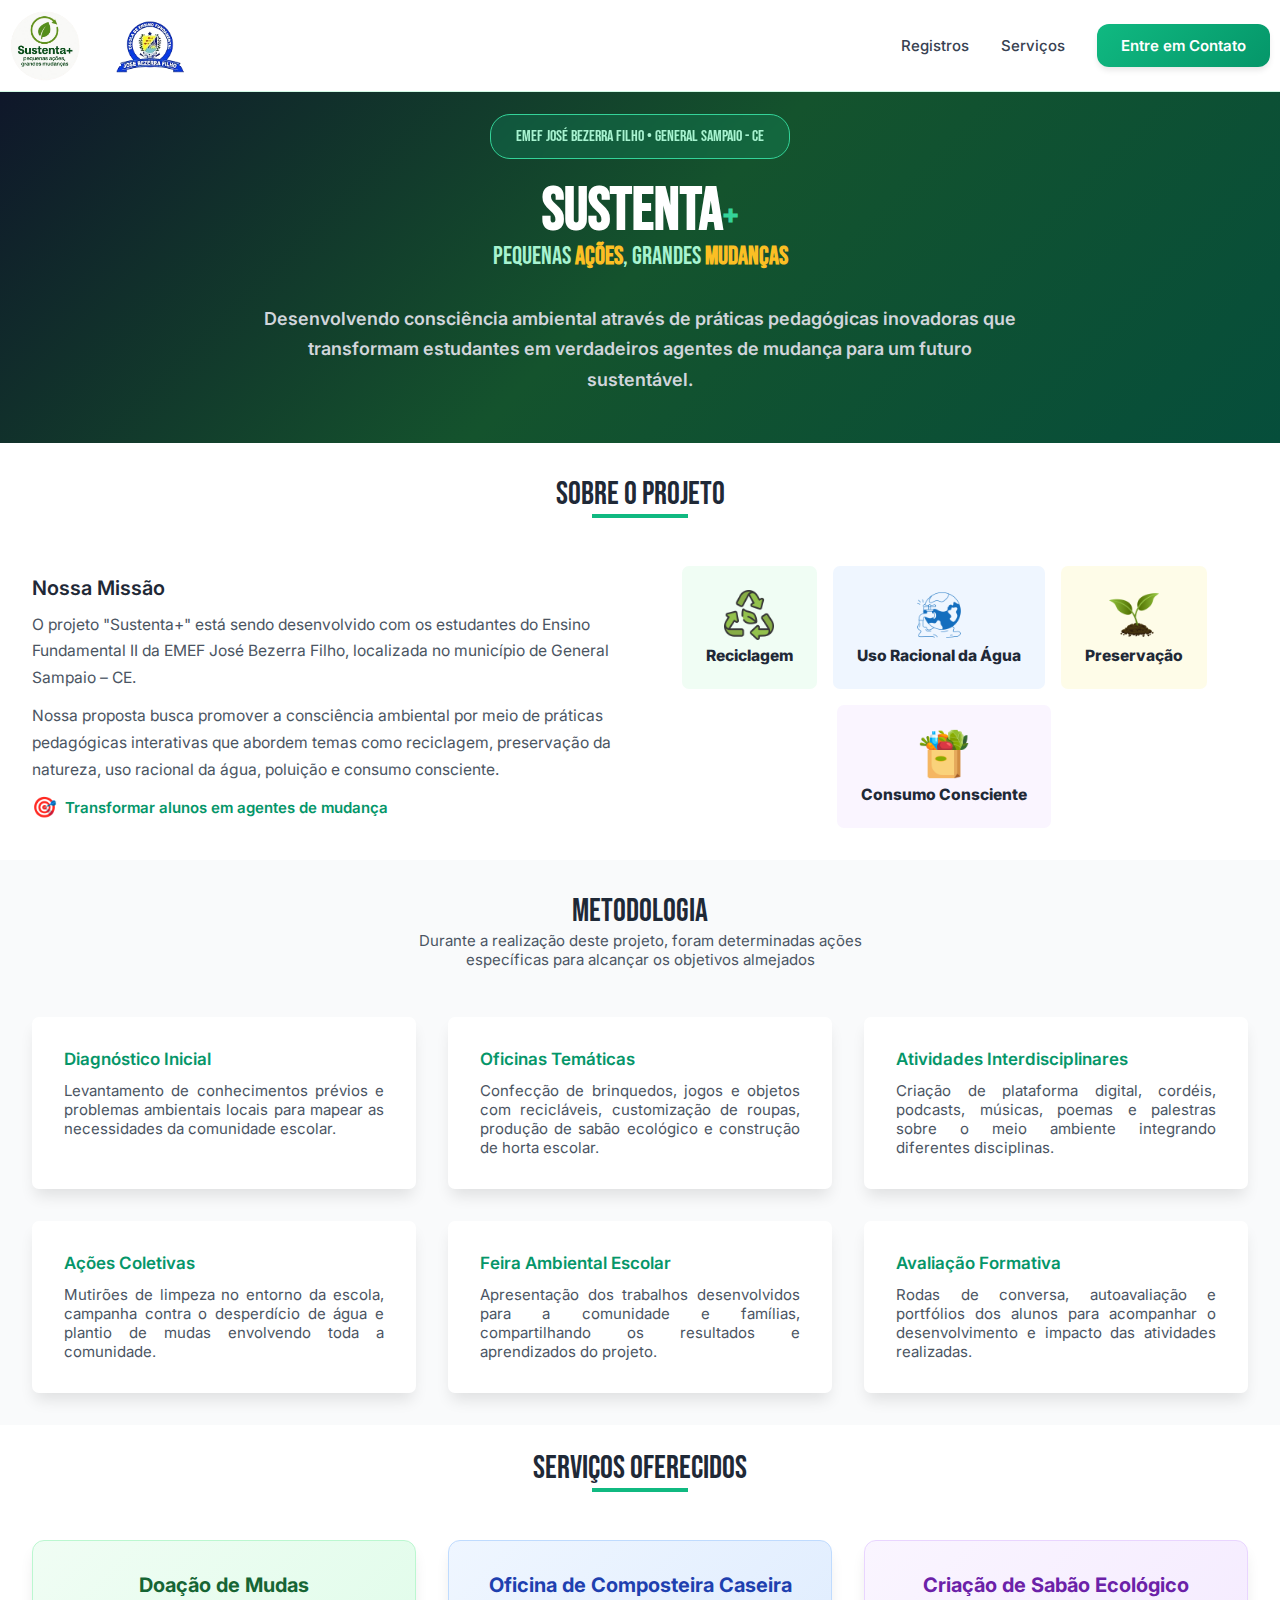
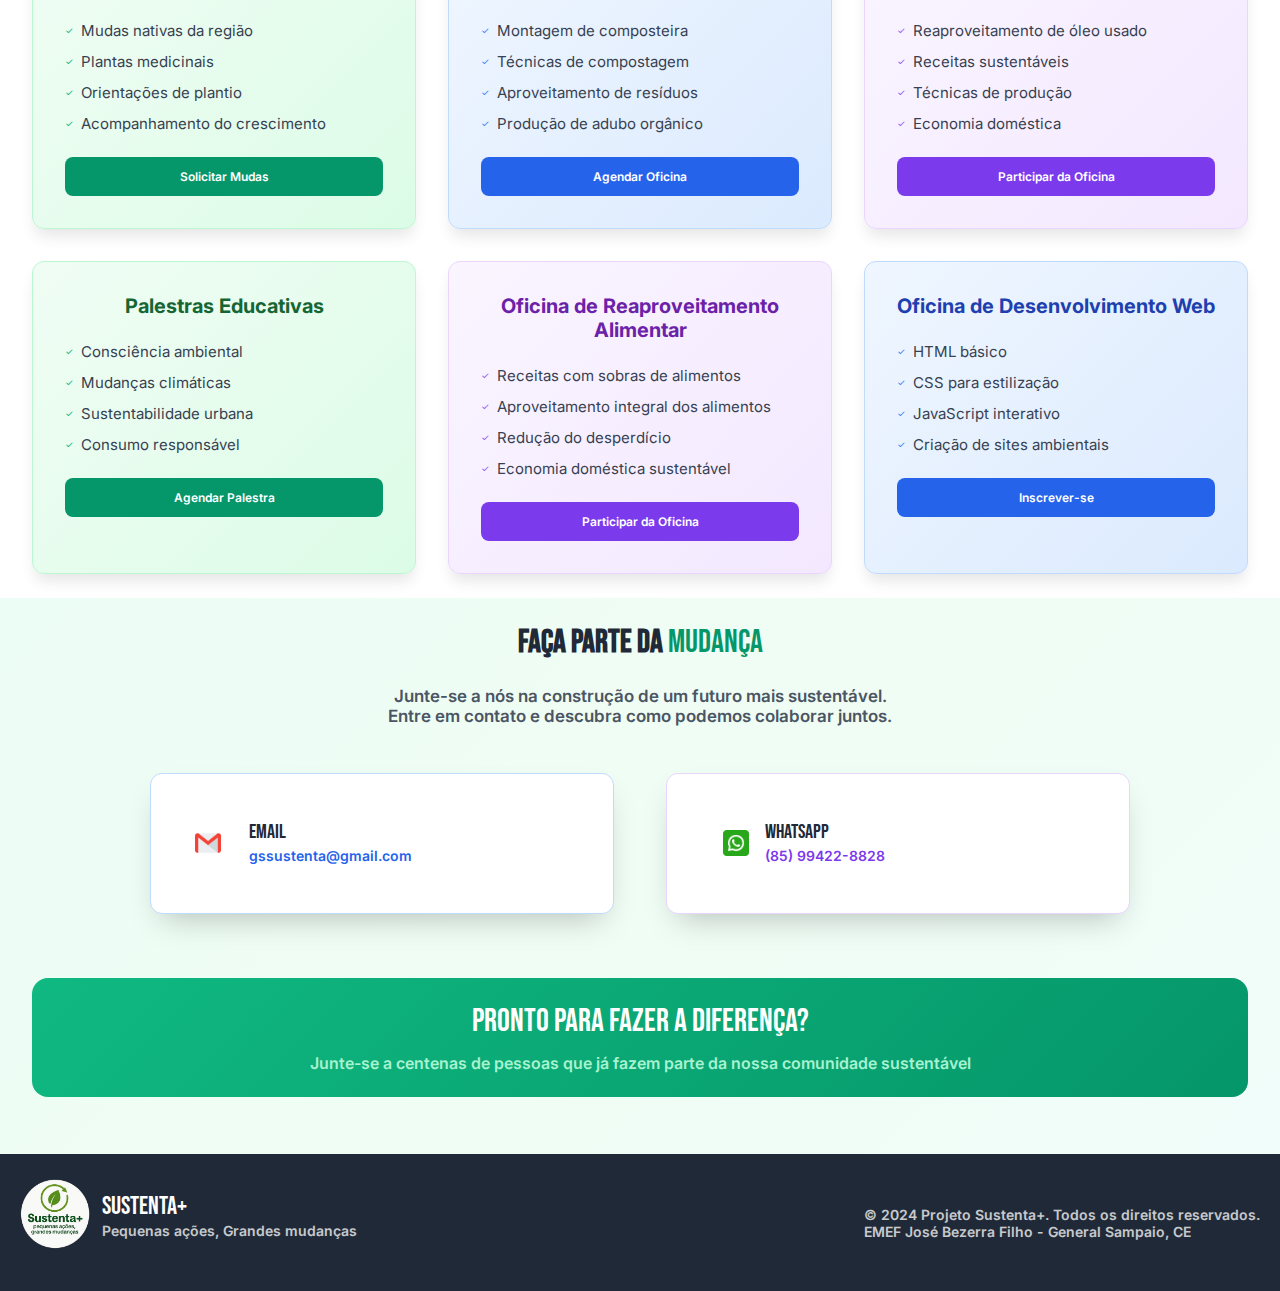
<file: index.html>
<!DOCTYPE html>
<html lang="pt-BR">
<head>
    <meta charset="UTF-8">
    <meta name="viewport" content="width=device-width, initial-scale=1.0">
    <title>Sustenta+ | Pequenas ações, Grandes mudanças</title>
    <link rel="stylesheet" href="assets/css/global.css">
    <link rel="stylesheet" href="assets/css/index.css">
    <link rel="stylesheet" href="assets/css/responsive/globalResponsive.css">
    <meta name="description" content="Site de vendas, trocas e doações de intens no municipio de General Sampaio. Com Foco em itens Reutilizaveis">
    <link rel="icon" href="assets/images/favicon/favicon.ico">
    <link href="https://fonts.googleapis.com/css2?family=Inter:wght@300;400;500;600;700&display=swap" rel="stylesheet">
</head>
<body>
  <header>
     <nav class="nav">
                <div class="logo-section">
                    <div class="logo-icon">
                        <img src="assets/images/logos/logoSustenta.png" alt="">
                        <img src="assets/images/logos/jose_bezerra_logo_transparent.png " alt="">
                    </div>

                    <!-- Espaço reservado para três logos do projeto -->
                </div>
                <div class="nav-links">
                    <a href="registros.html" class="nav-link">Registros</a>
                    <a href="#servicos" class="nav-link">Serviços</a>
                    
                    <a href="#contato" class="nav-contact-btn">Entre em Contato</a>
                </div>
                <!-- Menu mobile -->
                <div class="mobile-menu-btn">
                    <button id="menuToggle" class="menu-toggle">
                        <svg width="24" height="24" fill="none" stroke="currentColor" viewBox="0 0 24 24">
                            <path stroke-linecap="round" stroke-linejoin="round" stroke-width="2" d="M4 6h16M4 12h16M4 18h16"></path>
                        </svg>
                    </button>
                </div>
            </nav>
            
            <!-- Menu mobile expandido -->
            <div id="mobileMenu" class="mobile-menu">
                <div class="mobile-menu-content">
                    <a href="registros.html" class="mobile-nav-link">Registros

                    </a>
                    <a href="#servicos" class="mobile-nav-link">Serviços</a>
                    
                    <a href="#contato" class="mobile-contact-btn">Entre em Contato</a>
                </div>
            </div>
  </header>
 <main>
    <!-- Hero Section -->
    <section class="hero">
        <div class="hero-content">
            <div class="hero-center">
                <!-- Badge superior -->
                <div class="hero-badge">
                    <span class="badge-text">EMEF José Bezerra Filho • General Sampaio - CE</span>
                </div>
                
                <!-- Título principal -->
                <div class="hero-title-section">
                    <h1 class="hero-main-title">
                        SUSTENTA<span class="title-plus">+</span>
                    </h1>
                    <div class="hero-subtitle">
                        Pequenas <span class="highlight-word">Ações</span>, 
                        Grandes <span class="highlight-word">Mudanças</span>
                    </div>
                </div>
                
                <!-- Descrição -->
                <p class="hero-description">
                    Desenvolvendo consciência ambiental através de práticas pedagógicas inovadoras 
                    que transformam estudantes em verdadeiros agentes de mudança para um futuro sustentável.
                </p>
            </div>
    </section>
    <section id="sobre" class="about">
        <div class="containerAbout">
            <div class="section-header">
                <h3 class="section-title">Sobre o Projeto</h3>
                <div class="section-divider"></div>
            </div>
            
            <div class="about-content">
                <div class="about-text">
                    <h4 class="about-subtitle">Nossa Missão</h4>
                    <p class="about-paragraph">
                        O projeto "Sustenta+" está sendo desenvolvido com os estudantes do Ensino Fundamental II 
                        da EMEF José Bezerra Filho, localizada no município de General Sampaio – CE.
                    </p>
                    <p class="about-paragraph">
                        Nossa proposta busca promover a consciência ambiental por meio de práticas pedagógicas 
                        interativas que abordem temas como reciclagem, preservação da natureza, uso racional 
                        da água, poluição e consumo consciente.
                    </p>
                    <div class="about-goal">
                        <span class="goal-icon">🎯</span>
                        <span class="goal-text">Transformar alunos em agentes de mudança</span>
                    </div>
                </div>
                
                <div class="about-topics">
                    <div class="topic-card green">
                        <img src="assets/images/icons/recycle.png" alt="" class="topic-icon">
                        <h5 class="topic-title">Reciclagem</h5>
                    </div>
                    <div class="topic-card blue">
                        <img src="assets/images/icons/water-conservation.png" alt="" class="topic-icon">
                        <h5 class="topic-title">Uso Racional da Água</h5>
                    </div>
                    <div class="topic-card yellow">
                        <img src="assets/images/icons/plant.png" alt="" class="topic-icon">
                        <h5 class="topic-title">Preservação</h5>
                    </div>
                    <div class="topic-card purple">
                        <img src="assets/images/icons/shopping-bag.png" alt="" class="topic-icon">
                        <h5 class="topic-title">Consumo Consciente</h5>
                    </div>
                </div>
            </div>
        </div>
    </section>
    <section class="methodologies">
        <div class="containerM">
            <div class="section-header">
                <h3 class="section-title">Metodologia</h3>
                <p class="section-description">
                    Durante a realização deste projeto, foram determinadas ações específicas para alcançar os objetivos almejados
                </p>
            </div>
            
            <div class="methodology-grid">
                <div class="methodology-card">
                    <!-- <div class="method-icon">📊</div> -->
                    <h4 class="method-title">Diagnóstico Inicial</h4>
                    <p class="method-description">Levantamento de conhecimentos prévios e problemas ambientais locais para mapear as necessidades da comunidade escolar.</p>
                </div>
                
                <div class="methodology-card">
                    <!-- <div class="method-icon">🛠️</div> -->
                    <h4 class="method-title">Oficinas Temáticas</h4>
                    <p class="method-description">Confecção de brinquedos, jogos e objetos com recicláveis, customização de roupas, produção de sabão ecológico e construção de horta escolar.</p>
                </div>
                
                <div class="methodology-card">
                    <!-- <div class="method-icon">📚</div> -->
                    <h4 class="method-title">Atividades Interdisciplinares</h4>
                    <p class="method-description">Criação de plataforma digital, cordéis, podcasts, músicas, poemas e palestras sobre o meio ambiente integrando diferentes disciplinas.</p>
                </div>
                
                <div class="methodology-card">
                    <!-- <div class="method-icon">🤝</div> -->
                    <h4 class="method-title">Ações Coletivas</h4>
                    <p class="method-description">Mutirões de limpeza no entorno da escola, campanha contra o desperdício de água e plantio de mudas envolvendo toda a comunidade.</p>
                </div>
                
                <div class="methodology-card">
                    <!-- <div class="method-icon">🎪</div> -->
                    <h4 class="method-title">Feira Ambiental Escolar</h4>
                    <p class="method-description">Apresentação dos trabalhos desenvolvidos para a comunidade e famílias, compartilhando os resultados e aprendizados do projeto.</p>
                </div>
                
                <div class="methodology-card">
                    <!-- <div class="method-icon">📝</div> -->
                    <h4 class="method-title">Avaliação Formativa</h4>
                    <p class="method-description">Rodas de conversa, autoavaliação e portfólios dos alunos para acompanhar o desenvolvimento e impacto das atividades realizadas.</p>
                </div>
            </div>
        </div>
    </section>
     <section id="servicos" class="services">
        <div class="containerS">
            <div class="section-header">
                <h3 class="section-title">Serviços Oferecidos</h3>
                <div class="section-divider"></div>
            </div>
            
            <div class="services-grid">
                <!-- Doação de Mudas -->
                <div class="service-card green-service">
                    <div class="service-header">
                        <!-- <div class="service-icon">🌿</div> -->
                        <h4 class="service-title">Doação de Mudas</h4>
                    </div>
                    <ul class="service-list">
                        <li class="service-item">
                            <span class="check-icon">✓</span>
                            Mudas nativas da região
                        </li>
                        <li class="service-item">
                            <span class="check-icon">✓</span>
                            Plantas medicinais
                        </li>
                        <li class="service-item">
                            <span class="check-icon">✓</span>
                            Orientações de plantio
                        </li>
                        <li class="service-item">
                            <span class="check-icon">✓</span>
                            Acompanhamento do crescimento
                        </li>
                    </ul>
                    <button data-service="mudas" class="service-btn green-btn modal-trigger">
                        Solicitar Mudas
                    </button>
                </div>
                
                <!-- Oficinas de Composteira -->
                <div class="service-card blue-service">
                    <div class="service-header">
                        <!-- <div class="service-icon">🗂️</div> -->
                        <h4 class="service-title">Oficina de Composteira Caseira</h4>
                    </div>
                    <ul class="service-list">
                        <li class="service-item">
                            <span class="check-icon blue">✓</span>
                            Montagem de composteira
                        </li>
                        <li class="service-item">
                            <span class="check-icon blue">✓</span>
                            Técnicas de compostagem
                        </li>
                        <li class="service-item">
                            <span class="check-icon blue">✓</span>
                            Aproveitamento de resíduos
                        </li>
                        <li class="service-item">
                            <span class="check-icon blue">✓</span>
                            Produção de adubo orgânico
                        </li>
                    </ul>
                    <button data-service="composteira" class="service-btn blue-btn modal-trigger">
                        Agendar Oficina
                    </button>
                </div>
                
                <!-- Sabão Ecológico -->
                <div class="service-card purple-service">
                    <div class="service-header">
                        <!-- <div class="service-icon">🧼</div> -->
                        <h4 class="service-title">Criação de Sabão Ecológico</h4>
                    </div>
                    <ul class="service-list">
                        <li class="service-item">
                            <span class="check-icon purple">✓</span>
                            Reaproveitamento de óleo usado
                        </li>
                        <li class="service-item">
                            <span class="check-icon purple">✓</span>
                            Receitas sustentáveis
                        </li>
                        <li class="service-item">
                            <span class="check-icon purple">✓</span>
                            Técnicas de produção
                        </li>
                        <li class="service-item">
                            <span class="check-icon purple">✓</span>
                            Economia doméstica
                        </li>
                    </ul>
                    <button data-service="sabao" class="service-btn purple-btn modal-trigger">
                        Participar da Oficina
                    </button>
                </div>
                
                <!-- Palestras -->
                <div class="service-card green-service">
                    <div class="service-header">
                        <!-- <div class="service-icon">🎤</div> -->
                        <h4 class="service-title">Palestras Educativas</h4>
                    </div>
                    <ul class="service-list">
                        <li class="service-item">
                            <span class="check-icon">✓</span>
                            Consciência ambiental
                        </li>
                        <li class="service-item">
                            <span class="check-icon">✓</span>
                            Mudanças climáticas
                        </li>
                        <li class="service-item">
                            <span class="check-icon">✓</span>
                            Sustentabilidade urbana
                        </li>
                        <li class="service-item">
                            <span class="check-icon">✓</span>
                            Consumo responsável
                        </li>
                    </ul>
                    <button data-service="palestras" class="service-btn green-btn modal-trigger">
                        Agendar Palestra
                    </button>
                </div>
                
                <!-- Reaproveitamento Alimentar -->
                <div class="service-card purple-service">
                    <div class="service-header">
                        <!-- <div class="service-icon">🍽️</div> -->
                        <h4 class="service-title">Oficina de Reaproveitamento Alimentar</h4>
                    </div>
                    <ul class="service-list">
                        <li class="service-item">
                            <span class="check-icon purple">✓</span>
                            Receitas com sobras de alimentos
                        </li>
                        <li class="service-item">
                            <span class="check-icon purple">✓</span>
                            Aproveitamento integral dos alimentos
                        </li>
                        <li class="service-item">
                            <span class="check-icon purple">✓</span>
                            Redução do desperdício
                        </li>
                        <li class="service-item">
                            <span class="check-icon purple">✓</span>
                            Economia doméstica sustentável
                        </li>
                    </ul>
                    <button data-service="reaproveitamento" class="service-btn purple-btn modal-trigger">
                        Participar da Oficina
                    </button>
                </div>
                
                <!-- Desenvolvimento Web -->
                <div class="service-card blue-service">
                    <div class="service-header">
                        <!-- <div class="service-icon">💻</div> -->
                        <h4 class="service-title">Oficina de Desenvolvimento Web</h4>
                    </div>
                    <ul class="service-list">
                        <li class="service-item">
                            <span class="check-icon blue">✓</span>
                            HTML básico
                        </li>
                        <li class="service-item">
                            <span class="check-icon blue">✓</span>
                            CSS para estilização
                        </li>
                        <li class="service-item">
                            <span class="check-icon blue">✓</span>
                            JavaScript interativo
                        </li>
                        <li class="service-item">
                            <span class="check-icon blue">✓</span>
                            Criação de sites ambientais
                        </li>
                    </ul>
                    <button data-service="webdev" class="service-btn blue-btn modal-trigger">
                        Inscrever-se
                    </button>
                </div>
            </div>
        </div>
    </section>
    <section id="contato" class="contact">
        <div class="contact-background">
            <div class="bg-blur blur-1"></div>
            <div class="bg-blur blur-2"></div>
        </div>
        
        <div class="container">
            <!-- Cabeçalho da seção -->
            <div class="contact-header">
                <h3 class="contact-title">
                    Faça Parte da <span class="title-highlight">Mudança</span>
                </h3>
                <p class="contact-description">
                    Junte-se a nós na construção de um futuro mais sustentável. 
                    Entre em contato e descubra como podemos colaborar juntos.
                </p>
            </div>
            
            <!-- Informações de contato -->
            <div class="contact-content">
                <div class="contact-info-grid">
                    
                    <div class="info-card blue-card" id="email-card">
                        <div class="blue-icon">
                            <img src="assets/images/icons/gmail.png" alt="" class="info-icon " >
                        </div>
                        <div class="info-content">
                            <h5 class="info-title">Email</h5>
                            <p class="info-text blue-text">gssustenta@gmail.com</p>
                            
                        </div>
                    </div>
                    
                    <div class="info-card purple-card" id="whatsapp-card">
                        <div class="info-icon purple-icon">
                            <img src="assets/images/icons/whatsapp.png" alt="" class="info-icon " >
                        </div>
                        <div class="info-content">
                            <h5 class="info-title">Whatsapp</h5>
                            <p class="info-text purple-text">(85) 99422-8828</p>
                        </div>
                    </div>
                </div>
            </div>
            <div id="email-popup" class="custom-popup">
  <div class="custom-popup-content">
    <p>Email copiado com sucesso!</p>
    <button class="custom-close-btn">OK</button>
  </div>
</div>

<!-- Popup WhatsApp -->
<div id="whatsapp-popup" class="custom-popup">
  <div class="custom-popup-content">
    <p>Você será redirecionado para o WhatsApp. Deseja continuar?</p>
    <button id="confirm-whatsapp">Sim</button>
    <button class="custom-close-btn">Não</button>
  </div>
</div>

            <!-- Call to action final -->
            <div class="contact-cta">
                <h4 class="cta-title">Pronto para fazer a diferença?</h4>
                <p class="cta-description">Junte-se a centenas de pessoas que já fazem parte da nossa comunidade sustentável</p>
               
                </div>
            </div>
        </div>
    </section>
 </main>
  <footer class="footer">
        <div class="container">
            <div class="footer-content">
                <div class="footer-logo">
                    <div >
                        <img src="assets/images/logos/logoSustenta.png" alt="" class="footer-icon">
                    </div>
                    <div class="footer-text">
                        <div class="footer-title">Sustenta+</div>
                        <div class="footer-subtitle">Pequenas ações, Grandes mudanças</div>
                    </div>
                </div>
                
                <div class="footer-info">
                    <p class="footer-copyright">© 2024 Projeto Sustenta+. Todos os direitos reservados.</p>
                    <p class="footer-location">EMEF José Bezerra Filho - General Sampaio, CE</p>
                </div>
            </div>
        </div>
    </footer>
    <script src="assets/js/index.js"></script>
</body>
</html>
</file>
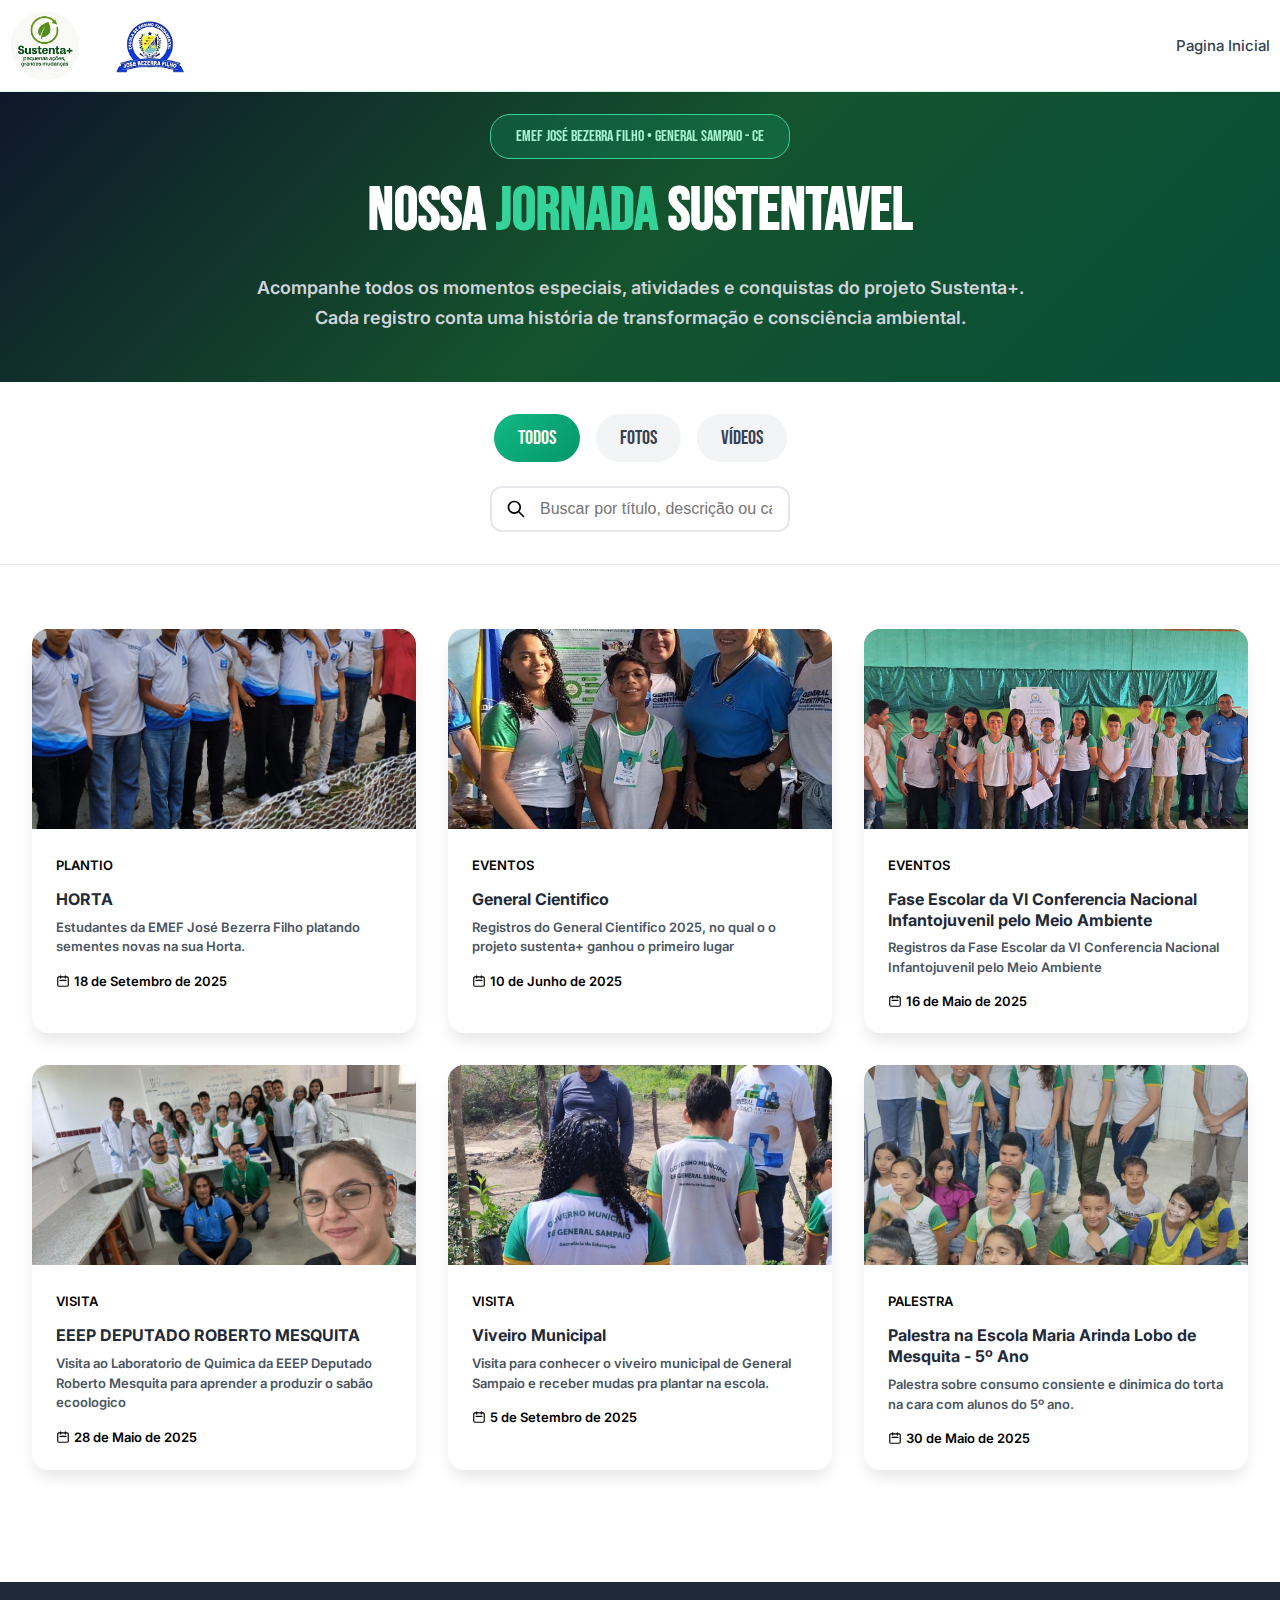
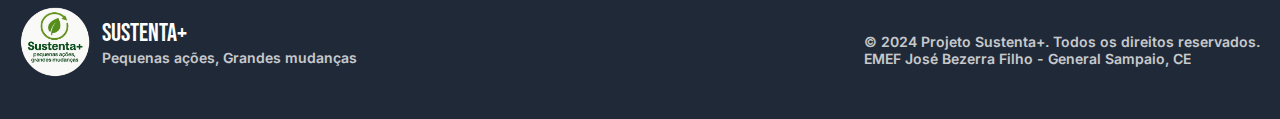
<file: registros.html>
<!DOCTYPE html>
<html lang="pt-BR">
<head>
    <meta charset="UTF-8">
    <meta name="viewport" content="width=device-width, initial-scale=1.0">
    <title>Sustenta+ | Pequenas ações, Grandes mudanças</title>
    <link rel="stylesheet" href="assets/css/global.css">
    <link rel="stylesheet" href="assets/css/registros.css">
    <link rel="stylesheet" href="assets/css/responsive/globalResponsive.css">
    <meta name="description" content="Site de vendas, trocas e doações de intens no municipio de General Sampaio. Com Foco em itens Reutilizaveis">
    <link rel="icon" href="assets/images/favicon/favicon.ico">
    <link href="https://fonts.googleapis.com/css2?family=Inter:wght@300;400;500;600;700&display=swap" rel="stylesheet">
</head>
<body>
  <header>
     <nav class="nav">
                <div class="logo-section">
                    <div class="logo-icon">
                        <img src="assets/images/logos/logoSustenta.png" alt="">
                        <img src="assets/images/logos/jose_bezerra_logo_transparent.png " alt="">
                        
                    </div>

                    <!-- Espaço reservado para três logos do projeto -->
                </div>
                <div class="nav-links">
                    <a href="index.html" class="nav-link">Pagina Inicial</a>
                
                    

                </div>
                <!-- Menu mobile -->
                <div class="mobile-menu-btn">
                    <button id="menuToggle" class="menu-toggle">
                        <svg width="24" height="24" fill="none" stroke="currentColor" viewBox="0 0 24 24">
                            <path stroke-linecap="round" stroke-linejoin="round" stroke-width="2" d="M4 6h16M4 12h16M4 18h16"></path>
                        </svg>
                    </button>
                </div>
            </nav>
            
            <!-- Menu mobile expandido -->
            <div id="mobileMenu" class="mobile-menu">
                <div class="mobile-menu-content">
                    <a href="index.html" class="mobile-nav-link">Pagina Inicial</a>
                    
                </div>
            </div>
  </header>
 <main>
        <section class="hero">
        <div class="hero-content">
            <div class="hero-center">
                <!-- Badge superior -->
                <div class="hero-badge">
                    <span class="badge-text">EMEF José Bezerra Filho • General Sampaio - CE</span>
                </div>
                
                <!-- Título principal -->
                <div class="hero-title-section">
                    <h1 class="hero-main-title">
                        NOSSA <span class="title-plus">JORNADA</span> SUSTENTAVEL
                    </h1>
                
                </div>
                
                <!-- Descrição -->
                <p class="hero-description">
                   Acompanhe todos os momentos especiais, atividades e conquistas do projeto Sustenta+. Cada registro conta uma história de transformação e consciência ambiental.
                </p>
            </div>
        </section>
         <!-- Filter Section -->
    <section class="filter-section">
        <div class="container">
            <div class="filter-tabs">
                <button class="filter-tab active" data-filter="all">
                    Todos
                </button>
                <button class="filter-tab" data-filter="photos">
                    Fotos
                </button>
                <button class="filter-tab" data-filter="videos">
                    Vídeos
                </button>
           
            </div>
            
            <div class="search-bar">
                <svg class="search-icon" width="20" height="20" fill="none" stroke="currentColor" viewBox="0 0 24 24">
                    <path stroke-linecap="round" stroke-linejoin="round" stroke-width="2" d="M21 21l-6-6m2-5a7 7 0 11-14 0 7 7 0 0114 0z"></path>
                </svg>
                <input type="text" class="search-input" placeholder="Buscar por título, descrição ou categoria...">
            </div>
        </div>
    </section>

     <!-- Gallery Section -->
    <section class="gallery-section">
        <div class="container">
            <div class="gallery-grid" id="galleryGrid">
                <!-- SLIDES DE FOTOS - Para adicionar novos slides, copie a estrutura abaixo e altere:
                     - data-slide-count: número de fotos no slide
                     - Adicione/remova divs .slide conforme necessário
                     - Adicione/remova .indicator conforme o número de slides
                     - Altere URLs das imagens, título, descrição, categoria e data -->
                <div class="gallery-item photo-item slide-item" data-category="photos" data-slide-count="4">
                    <div class="item-media">
                        <div class="slide-container">
                            <div class="slide active">
                                <img src="assets/images/registros/horta.jpg" alt="Estudantes trabalhando com materiais recicláveis" onerror="this.src=''; this.style.display='none';">
                            </div>
                            <div class="slide">
                                <img src="assets/images/registros/horta (1).jpeg" alt="Criação de objetos com materiais reciclados" onerror="this.src=''; this.style.display='none';">
                            </div>
                            <div class="slide">
                                <img src="assets/images/registros/horta (2).jpeg" alt="Resultado final dos objetos criados" onerror="this.src=''; this.style.display='none';">
                            </div>
                            <div class="slide">
                                <img src="assets/images/registros/horta (3).jpeg" alt="Apresentação dos trabalhos" onerror="this.src=''; this.style.display='none';">
                            </div>
                            <button class="slide-btn prev-btn">‹</button>
                            <button class="slide-btn next-btn">›</button>
                            <div class="slide-indicators">
                                <span class="indicator active"></span>
                                <span class="indicator"></span>
                                <span class="indicator"></span>
                                <span class="indicator"></span>
                            </div>
                        </div>
                        <div class="media-overlay">
                            <span class="media-type">4 Fotos</span>
                        </div>
                    </div>
                    <div class="item-content">
                        <span class="item-category">Plantio</span>
                        <h3 class="item-title">HORTA</h3>
                        <p class="item-description">Estudantes da EMEF José Bezerra Filho platando sementes novas na sua Horta.</p>
                        <div class="item-meta">
                            <span class="item-date">
                                <svg width="14" height="14" fill="none" stroke="currentColor" viewBox="0 0 24 24">
                                    <path stroke-linecap="round" stroke-linejoin="round" stroke-width="2" d="M8 7V3m8 4V3m-9 8h10M5 21h14a2 2 0 002-2V7a2 2 0 00-2-2H5a2 2 0 00-2 2v12a2 2 0 002 2z"></path>
                                </svg>
                                18 de Setembro de 2025
                            </span>
                        </div>
                    </div>
                </div>

                <!-- FOTOS ÚNICAS - Para adicionar novas fotos individuais, copie a estrutura abaixo e altere:
                     - src da imagem
                     - alt da imagem
                     - Título, descrição, categoria e data -->
                 <div class="gallery-item photo-item slide-item" data-category="photos" data-slide-count="2">
                    <div class="item-media">
                        <div class="slide-container">
                            <div class="slide active">
                                <img src="assets/images/registros/generalc2025 (1).jpeg" alt="Estudantes trabalhando com materiais recicláveis" onerror="this.src=''; this.style.display='none';">
                            </div>
                            <div class="slide">
                                <img src="assets/images/registros/generalc2025 (2).jpeg" alt="Criação de objetos com materiais reciclados" onerror="this.src=''; this.style.display='none';">
                            </div>
                
                            <button class="slide-btn prev-btn">‹</button>
                            <button class="slide-btn next-btn">›</button>
                            <div class="slide-indicators">
                                <span class="indicator active"></span>
                                <span class="indicator"></span>
                            
                            </div>
                        </div>
                        <div class="media-overlay">
                            <span class="media-type">2 Fotos</span>
                        </div>
                    </div>
                    <div class="item-content">
                        <span class="item-category">Eventos</span>
                        <h3 class="item-title">General Cientifico</h3>
                        <p class="item-description">Registros do General Cientifico 2025, no qual o o projeto sustenta+ ganhou o primeiro lugar </p>
                        <div class="item-meta">
                            <span class="item-date">
                                <svg width="14" height="14" fill="none" stroke="currentColor" viewBox="0 0 24 24">
                                    <path stroke-linecap="round" stroke-linejoin="round" stroke-width="2" d="M8 7V3m8 4V3m-9 8h10M5 21h14a2 2 0 002-2V7a2 2 0 00-2-2H5a2 2 0 00-2 2v12a2 2 0 002 2z"></path>
                                </svg>
                                10 de Junho de 2025
                            </span>
                        </div>
                    </div>
                </div>

                <div class="gallery-item photo-item slide-item" data-category="photos" data-slide-count="4">
                    <div class="item-media">
                        <div class="slide-container">
                            <div class="slide active">
                                <img src="assets/images/registros/conferenciaFaseEscolar (1).jpeg" alt="Preparação dos ingredientes para sabão ecológico" onerror="this.src=''; this.style.display='none';">
                            </div>
                            <div class="slide">
                                <img src="assets/images/registros/conferenciaFaseEscolar (2).jpeg" alt="Processo de mistura dos ingredientes" onerror="this.src=''; this.style.display='none';">
                            </div>
                            <div class="slide">
                                <img src="assets/images/registros/conferenciaFaseEscolar (3).jpeg" alt="Sabões ecológicos prontos" onerror="this.src=''; this.style.display='none';">
                            </div>
                            <div class="slide">
                                <img src="assets/images/registros/conferenciaFaseEscolar (4).jpeg" alt="Sabões ecológicos prontos" onerror="this.src=''; this.style.display='none';">
                            </div>
                            <button class="slide-btn prev-btn">‹</button>
                            <button class="slide-btn next-btn">›</button>
                            <div class="slide-indicators">
                                <span class="indicator active"></span>
                                <span class="indicator"></span>
                                <span class="indicator"></span>
                                <span class="indicator"></span>
                            </div>
                        </div>
                        <div class="media-overlay">
                            <span class="media-type">4 Fotos</span>
                        </div>
                    </div>
                    <div class="item-content">
                        <span class="item-category">Eventos</span>
                        <h3 class="item-title">Fase Escolar da 
                            VI Conferencia Nacional Infantojuvenil pelo Meio Ambiente
                        </h3>
                        <p class="item-description">Registros da Fase Escolar da 
                            VI Conferencia Nacional Infantojuvenil pelo Meio Ambiente</p>
                        <div class="item-meta">
                            <span class="item-date">
                                <svg width="14" height="14" fill="none" stroke="currentColor" viewBox="0 0 24 24">
                                    <path stroke-linecap="round" stroke-linejoin="round" stroke-width="2" d="M8 7V3m8 4V3m-9 8h10M5 21h14a2 2 0 002-2V7a2 2 0 00-2-2H5a2 2 0 00-2 2v12a2 2 0 002 2z"></path>
                                </svg>
                                16 de Maio de 2025
                            </span>
                        </div>
                    </div>
                </div>

                <div class="gallery-item photo-item" data-category="photos">
                    <div class="item-media">
                        <img src="assets/images/registros/visitaDRM1.jpeg" alt="Horta escolar com verduras crescendo" onerror="this.src=''; this.style.display='none';">
                        <div class="media-overlay">
                            <span class="media-type">Foto</span>
                        </div>
                    </div>
                    <div class="item-content">
                        <span class="item-category">Visita</span>
                        <h3 class="item-title">EEEP DEPUTADO ROBERTO MESQUITA</h3>
                        <p class="item-description">Visita ao Laboratorio de Quimica da EEEP Deputado Roberto Mesquita para aprender a produzir o sabão ecoologico</p>
                        <div class="item-meta">
                            <span class="item-date">
                                <svg width="14" height="14" fill="none" stroke="currentColor" viewBox="0 0 24 24">
                                    <path stroke-linecap="round" stroke-linejoin="round" stroke-width="2" d="M8 7V3m8 4V3m-9 8h10M5 21h14a2 2 0 002-2V7a2 2 0 00-2-2H5a2 2 0 00-2 2v12a2 2 0 002 2z"></path>
                                </svg>
                                28 de Maio de 2025
                            </span>
                        </div>
                    </div>
                </div>

                <div class="gallery-item photo-item slide-item" data-category="photos" data-slide-count="3">
                    <div class="item-media">
                        <div class="slide-container">
                            <div class="slide active">
                                <img src="assets/images/registros/viveiro (1).jpeg" alt="Lixeiras coloridas para coleta seletiva" onerror="this.src=''; this.style.display='none';">
                            </div>
                            <div class="slide">
                                <img src="assets/images/registros/viveiro (2).jpeg" alt="Estudantes separando materiais recicláveis" onerror="this.src=''; this.style.display='none';">
                            </div>
                            <div class="slide">
                                <img src="assets/images/registros/viveiro (3).jpeg" alt="Materiais organizados por categoria" onerror="this.src=''; this.style.display='none';">
                            </div>
                            <button class="slide-btn prev-btn">‹</button>
                            <button class="slide-btn next-btn">›</button>
                            <div class="slide-indicators">
                                <span class="indicator active"></span>
                                <span class="indicator"></span>
                                <span class="indicator"></span>
                            </div>
                        </div>
                        <div class="media-overlay">
                            <span class="media-type">3 Fotos</span>
                        </div>
                    </div>
                    <div class="item-content">
                        <span class="item-category">Visita</span>
                        <h3 class="item-title">Viveiro Municipal</h3>
                        <p class="item-description">Visita para conhecer o viveiro municipal de General Sampaio e receber mudas pra plantar na escola.</p>
                        <div class="item-meta">
                            <span class="item-date">
                                <svg width="14" height="14" fill="none" stroke="currentColor" viewBox="0 0 24 24">
                                    <path stroke-linecap="round" stroke-linejoin="round" stroke-width="2" d="M8 7V3m8 4V3m-9 8h10M5 21h14a2 2 0 002-2V7a2 2 0 00-2-2H5a2 2 0 00-2 2v12a2 2 0 002 2z"></path>
                                </svg>
                                5 de Setembro de 2025
                            </span>
                        </div>
                    </div>
                </div>

                
                <div class="gallery-item photo-item slide-item" data-category="photos" data-slide-count="3">
                    <div class="item-media">
                        <div class="slide-container">
                            <div class="slide active">
                                 <img src="assets/images/registros/arindaPalestra (2).jpeg" alt="Estudantes separando materiais recicláveis" onerror="this.src=''; this.style.display='none';">
                            </div>
                            <div class="slide">
                                <img src="assets/images/registros/arindaPalestra (3).jpeg" alt="Materiais organizados por categoria" onerror="this.src=''; this.style.display='none';">
                            </div>
                            <div class="slide">
                                <img src="assets/images/registros/arindaPalestra (4).jpeg" alt="Materiais organizados por categoria" onerror="this.src=''; this.style.display='none';">
                            </div>
                            <button class="slide-btn prev-btn">‹</button>
                            <button class="slide-btn next-btn">›</button>
                            <div class="slide-indicators">
                                <span class="indicator active"></span>
                                <span class="indicator"></span>
                                <span class="indicator"></span>
                            </div>
                        </div>
                        <div class="media-overlay">
                            <span class="media-type">3 Fotos</span>
                        </div>
                    </div>
                    <div class="item-content">
                        <span class="item-category">Palestra</span>
                        <h3 class="item-title">Palestra na Escola Maria Arinda Lobo de Mesquita - 5º Ano</h3>
                        <p class="item-description">Palestra sobre consumo consiente e dinimica do torta na cara com alunos do 5º ano.</p>
                        <div class="item-meta">
                            <span class="item-date">
                                <svg width="14" height="14" fill="none" stroke="currentColor" viewBox="0 0 24 24">
                                    <path stroke-linecap="round" stroke-linejoin="round" stroke-width="2" d="M8 7V3m8 4V3m-9 8h10M5 21h14a2 2 0 002-2V7a2 2 0 00-2-2H5a2 2 0 00-2 2v12a2 2 0 002 2z"></path>
                                </svg>
                                30 de Maio de 2025
                            </span>
                        </div>
                    </div>
                </div>

                <!-- Vídeos -->
                <!-- VÍDEOS - Para adicionar novos vídeos, copie a estrutura abaixo e altere:
                     - data-video-url: URL do vídeo (YouTube, Vimeo, ou arquivo local)
                     - Título, descrição, categoria e data
                     - Ícone do placeholder se desejar -->
                <!-- <div class="gallery-item video-item" data-category="videos" data-video-url="https://www.youtube.com/embed/dQw4w9WgXcQ">
                    <div class="item-media">
                        <div class="media-placeholder">🎥</div>
                        <div class="media-overlay">
                            <span class="media-type">Vídeo</span>
                        </div>
                    </div>
                    <div class="item-content">
                        <span class="item-category">Documentário</span>
                        <h3 class="item-title">Documentário: Nossa Jornada Sustentável</h3>
                        <p class="item-description">Vídeo documentário mostrando o desenvolvimento do projeto desde o início até os primeiros resultados.</p>
                        <div class="item-meta">
                            <span class="item-date">
                                <svg width="14" height="14" fill="none" stroke="currentColor" viewBox="0 0 24 24">
                                    <path stroke-linecap="round" stroke-linejoin="round" stroke-width="2" d="M8 7V3m8 4V3m-9 8h10M5 21h14a2 2 0 002-2V7a2 2 0 00-2-2H5a2 2 0 00-2 2v12a2 2 0 002 2z"></path>
                                </svg>
                                10 Abr 2024
                            </span>
                        </div>
                    </div>
                </div>

                <div class="gallery-item video-item" data-category="videos" data-video-url="https://www.youtube.com/embed/dQw4w9WgXcQ">
                    <div class="item-media">
                        <div class="media-placeholder">🎬</div>
                        <div class="media-overlay">
                            <span class="media-type">Vídeo</span>
                        </div>
                    </div>
                    <div class="item-content">
                        <span class="item-category">Tutorial</span>
                        <h3 class="item-title">Como Fazer Composteira Caseira</h3>
                        <p class="item-description">Tutorial passo a passo criado pelos próprios alunos ensinando a montar uma composteira em casa.</p>
                        <div class="item-meta">
                            <span class="item-date">
                                <svg width="14" height="14" fill="none" stroke="currentColor" viewBox="0 0 24 24">
                                    <path stroke-linecap="round" stroke-linejoin="round" stroke-width="2" d="M8 7V3m8 4V3m-9 8h10M5 21h14a2 2 0 002-2V7a2 2 0 00-2-2H5a2 2 0 00-2 2v12a2 2 0 002 2z"></path>
                                </svg>
                                18 Abr 2024
                            </span>
                        </div>
                    </div>
                </div>

                <div class="gallery-item video-item" data-category="videos" data-video-url="https://www.youtube.com/embed/dQw4w9WgXcQ">
                    <div class="item-media">
                        <div class="media-placeholder">🎞️</div>
                        <div class="media-overlay">
                            <span class="media-type">Vídeo</span>
                        </div>
                    </div>
                    <div class="item-content">
                        <span class="item-category">Apresentação</span>
                        <h3 class="item-title">Feira de Ciências Sustentável</h3>
                        <p class="item-description">Apresentação dos projetos dos alunos na feira de ciências com foco em sustentabilidade e meio ambiente.</p>
                        <div class="item-meta">
                            <span class="item-date">
                                <svg width="14" height="14" fill="none" stroke="currentColor" viewBox="0 0 24 24">
                                    <path stroke-linecap="round" stroke-linejoin="round" stroke-width="2" d="M8 7V3m8 4V3m-9 8h10M5 21h14a2 2 0 002-2V7a2 2 0 00-2-2H5a2 2 0 00-2 2v12a2 2 0 002 2z"></path>
                                </svg>
                                28 Abr 2024
                            </span>
                        </div>
                    </div>
                </div>

                <div class="gallery-item video-item" data-category="videos" data-video-url="https://www.youtube.com/embed/dQw4w9WgXcQ">
                    <div class="item-media">
                        <div class="media-placeholder">📹</div>
                        <div class="media-overlay">
                            <span class="media-type">Vídeo</span>
                        </div>
                    </div>
                    <div class="item-content">
                        <span class="item-category">Depoimento</span>
                        <h3 class="item-title">Depoimentos dos Alunos</h3>
                        <p class="item-description">Estudantes compartilham suas experiências e aprendizados durante o projeto Sustenta+.</p>
                        <div class="item-meta">
                            <span class="item-date">
                                <svg width="14" height="14" fill="none" stroke="currentColor" viewBox="0 0 24 24">
                                    <path stroke-linecap="round" stroke-linejoin="round" stroke-width="2" d="M8 7V3m8 4V3m-9 8h10M5 21h14a2 2 0 002-2V7a2 2 0 00-2-2H5a2 2 0 00-2 2v12a2 2 0 002 2z"></path>
                                </svg>
                                02 Mai 2024
                            </span>
                        </div>
                    </div>
                </div> -->
            </div>

            <!-- Load More Button -->
            <div class="load-more-section">
                <button class="load-more-btn" id="loadMoreBtn">
                    Carregar Mais Registros
                </button>
            </div>
        </div>
    </section>

    <!-- Modal -->
    <div id="galleryModal" class="modal">
        <div class="modal-content">
            <div class="modal-header">
                <div></div>
                <button class="modal-close" id="modalClose">
                    <svg width="24" height="24" fill="none" stroke="currentColor" viewBox="0 0 24 24">
                        <path stroke-linecap="round" stroke-linejoin="round" stroke-width="2" d="M6 18L18 6M6 6l12 12"></path>
                    </svg>
                </button>
            </div>
            <div class="modal-body">
                <div class="modal-media" id="modalMedia">
                    <img src="assets/images/registros/visitaDRM1.jpeg" alt="">
                </div>
                <h3 class="modal-title" id="modalTitle">Título do Item</h3>
                <p class="modal-description" id="modalDescription">Descrição detalhada do item selecionado.</p>
                <div class="modal-meta" id="modalMeta">
                    <span>📅 Data</span>
                    <span>📂 Categoria</span>
                </div>
            </div>
        </div>
    </div>

 </main>
  <footer class="footer">
        <div class="container">
            <div class="footer-content">
                <div class="footer-logo">
                    <div >
                        <img src="assets/images/logos/logoSustenta.png" alt="" class="footer-icon">
                    </div>
                    <div class="footer-text">
                        <div class="footer-title">Sustenta+</div>
                        <div class="footer-subtitle">Pequenas ações, Grandes mudanças</div>
                    </div>
                </div>
                
                <div class="footer-info">
                    <p class="footer-copyright">© 2024 Projeto Sustenta+. Todos os direitos reservados.</p>
                    <p class="footer-location">EMEF José Bezerra Filho - General Sampaio, CE</p>
                </div>
            </div>
        </div>
  </footer>
    <script src="assets/js/index.js"></script>
    <script src="assets/js/registros.js"></script>
</body>
</html>
</file>
<file: assets/css/global.css>
@import url('https://fonts.googleapis.com/css2?family=Bebas+Neue&family=Montserrat:ital,wght@0,100..900;1,100..900&family=Poppins:ital,wght@0,100;0,200;0,300;0,400;0,500;0,600;0,700;0,800;0,900;1,100;1,200;1,300;1,400;1,500;1,600;1,700;1,800;1,900&family=WDXL+Lubrifont+SC&display=swap');
    *{
        margin: 0;
        padding: 0;
        box-sizing: border-box;
        font-size: 62.5%; /* 1rem = 10px */
        list-style: none;
        text-decoration: none;
      -webkit-tap-highlight-color: transparent; /* Remove efeito azul no toque */
          outline: none;                            /* Remove contorno */
          user-select: none;                        /* Evita seleção de texto */
    }
       
      :root {
            --primary-green: #10b981;
            --primary-green-dark: #059669;
            --primary-green-darker: #047857;
            --emerald-400: #34d399;
            --emerald-500: #10b981;
            --emerald-600: #059669;
            --blue-400: #60a5fa;
            --blue-500: #3b82f6;
            --blue-600: #2563eb;
            --purple-400: #a78bfa;
            --purple-500: #8b5cf6;
            --purple-600: #7c3aed;
            --yellow-400: #fbbf24;
            --gray-50: #f9fafb;
            --gray-100: #f3f4f6;
            --gray-200: #e5e7eb;
            --gray-300: #d1d5db;
            --gray-600: #4b5563;
            --gray-700: #374151;
            --gray-800: #1f2937;
            --gray-900: #111827;
            --white: #ffffff;
            --black: #000000;
        }
</file>
<file: assets/css/index.css>
/* Header Styles */
        header {
           width: 100%;
            border-bottom: 1px solid #d1fae5;
            padding: 0 10px;
        }

        .nav {
            display: flex;
            align-items: center;
            justify-content: space-between;
            padding: 10px 0;
        }

        .logo-icon{
            display: flex;
            align-items: center;
            gap: 36px;
        }
        .logo-icon img:nth-child(1n){
            width: 70px;
        }
        
        .logo-icon img:nth-child(3n){
            width: 130px;
        }

        .nav-links {
             font-size: 2.4rem;
             font-family: 'Inter', sans-serif;
            display: flex;
            align-items: center;
            gap: 32px;
        }

        .nav-link {
            color: var(--gray-700);
            text-decoration: none;
            font-weight: 500;
            transition: color 0.2s ease;
            position: relative;
        }

        .nav-link:hover {
            color: var(--emerald-600);
        }

        .nav-link::after {
            content: '';
            position: absolute;
            bottom: -4px;
            left: 0;
            width: 0;
            height: 2px;
            background-color: var(--emerald-500);
            transition: width 0.2s ease;
        }

        .nav-link:hover::after {
            width: 100%;
        }

        .nav-contact-btn {
            background: linear-gradient(135deg, var(--emerald-500), var(--primary-green-dark));
            color: var(--white);
            padding: 12px 24px;
            border-radius: 12px;
            text-decoration: none;
            font-weight: 600;
            transition: all 0.2s ease;
            box-shadow: 0 4px 6px -1px rgba(0, 0, 0, 0.1);
        }

        .nav-contact-btn:hover {
            background: linear-gradient(135deg, var(--emerald-600), var(--primary-green-darker));
            transform: scale(1.05);
        }

        .mobile-menu-btn {
            display: none;
        }

        .menu-toggle {
            background: none;
            border: none;
            color: var(--gray-700);
            cursor: pointer;
            transition: color 0.2s ease;
        }

        .menu-toggle:hover {
            color: var(--emerald-600);
        }

        .mobile-menu {
            display: none;
            margin-top: 16px;
            padding-bottom: 16px;
            border-top: 1px solid var(--gray-200);
            padding-top: 16px;
        }

        .mobile-menu-content {
            display: flex;
            flex-direction: column;
            gap: 12px;
        }

        .mobile-nav-link {
                         font-family: 'Inter', sans-serif;
            color: var(--gray-700);
            text-decoration: none;
            font-weight: 500;
            padding: 8px 0;
            transition: color 0.2s ease;
            font-size: 2.4rem;
        }

        .mobile-nav-link:hover {
            color: var(--emerald-600);
        }

        .mobile-contact-btn {
            background: linear-gradient(135deg, var(--emerald-500), var(--primary-green-dark));
            color: var(--white);
            padding: 12px 16px;
            border-radius: 12px;
            text-decoration: none;
            font-weight: 600;
            text-align: center;
            font-size: 2.4rem;
        }
         main{
            width: 100%;
         }
         .hero {
            background: linear-gradient(135deg, #0f172a 0%, #14532d 50%, #064e3b 100%);
            overflow: hidden;
            display: flex;
            align-items: center;
            justify-content: center;
        }
           .hero-center {
            text-align: center;
            width: 100%;
            display: flex;
            flex-direction: column;
            align-items: center;
        }

 .hero-badge {
            align-items: center;
            background-color: rgba(16, 185, 129, 0.2);
            border: 1px solid var(--emerald-400);
            border-radius: 20px;
            padding: 12px;
            width: 300px;
            margin: 22px 0;
            backdrop-filter: blur(4px);
            font-size: 2.5rem;
            font-family: "Bebas Neue", sans-serif;
             font-weight: 400;
            font-style: normal;
            
            display: flex;
            justify-content: center;
        }

        .badge-text {
            color: #a7f3d0;
            font-weight: 500;
        }
         .hero-title-section {
            margin-bottom: 32px;
            text-align: center;
             font-family: "Bebas Neue", sans-serif;
  font-weight: 400;
    font-style: normal;
        }

        .hero-main-title {
            font-size: clamp(3rem, 8vw, 6rem);
            font-weight: 900;
            color: var(--white);
            line-height: 1;
            
        }

        .title-plus {
            color: var(--emerald-400);
        }

        .hero-subtitle {
            font-size: clamp(1.5rem, 4vw, 2.5rem);
            font-weight: 300;
            color: #a7f3d0;
        
        }

        .highlight-word {
            font-size: clamp(1.5rem, 4vw, 2.5rem);
            font-weight: 700;
            color: var(--yellow-400);
        }

        .hero-description {
            font-size: 1.8rem;
            color: #d1d5db;
            max-width: 768px;
            margin: 0px 12px 48px 12px;
            line-height: 1.7;
            text-align: center;
              font-family: 'Inter', sans-serif;
              font-weight: 600;
        }

        .containerAbout{
            display: flex;
            flex-direction: column;
            align-items: center;
            justify-content: center;
        }

         .about {
            display: flex;
            align-items: center;
            justify-content: center;
            padding: 32px 0;
            background-color: var(--white);
        }

        .section-header {
            text-align: center;
            margin-bottom: 48px;
        }

        .section-title {
            font-size: 32px;
            font-weight: 700;
            color: var(--gray-800);
            
              font-family: "Bebas Neue", sans-serif;
  font-weight: 400;
    font-style: normal;
        }

        .section-divider {
            width: 96px;
            height: 4px;
            background-color: var(--primary-green);
            margin: 0 auto;
        }


        .about-content {
            display: flex;
            flex-wrap: wrap;
            width: 95%;
            align-items: center;
        }

        .about-text {
            flex: 1;
            min-width: 300px;
             font-family: 'Inter', sans-serif;
            font-size: 2.5rem;
        }

        .about-topics {
            flex: 1;
            width: 300px;
            display: flex;
            flex-wrap: wrap;
            gap: 16px;
            justify-content: center;
            align-items: center;
        }

        .about-subtitle {
            font-size: 2rem;
            font-weight: 600;
            color: var(--gray-800);
            margin-bottom: 12px;
        }

        .about-paragraph {
            color: var(--gray-600);
            margin-bottom: 12px;
            line-height: 1.7;
        }

        .about-goal {
            display: flex;
            align-items: center;
            gap: 8px;
            color: var(--primary-green-dark);
        }

        .goal-icon {
            font-size: 20px;
        }

        .goal-text {
            font-weight: 600;
            font-size: 1.5rem;
        }

        .topic-card {
            padding: 24px;
            border-radius: 7px;
            text-align: center;
            transition: all 0.3s ease;
            
              font-family: 'Inter', sans-serif;
            font-size: 2.5rem;
            font-weight: 800;
             
            min-width: 100px;
            
        }

        .topic-card:hover {
            transform: translateY(-8px);
            box-shadow: 0 20px 25px -5px rgba(0, 0, 0, 0.1);
        }

        .topic-card.green { background-color: #f0fdf4; }
        .topic-card.blue { background-color: #eff6ff; }
        .topic-card.yellow { background-color: #fefce8; }
        .topic-card.purple { background-color: #faf5ff; }

        .topic-icon {
            font-size: 24px;
            width: 50px;
            
        }

        .topic-title {
            font-weight: 800;
            color: var(--gray-800);
        }
         .methodologies {
            padding: 32px 32px;
            background-color: var(--gray-50);
        }

        .section-description {
            color: var(--gray-600);
            max-width: 512px;
            
           font-family: 'Inter', sans-serif;
            font-size: 1.5rem;
            margin: 0 auto;
        }

        .methodology-grid {
            display: flex;
            flex-wrap: wrap;
            gap: 32px;
        }

        .methodology-card {
            background-color: var(--white);
            padding: 32px;
            border-radius: 7px;
            box-shadow: 0 10px 15px -3px rgba(0, 0, 0, 0.1);
            transition: all 0.3s ease;
            flex: 1;
            min-width: 300px;
        }

        .methodology-card:hover {
            transform: translateY(-8px);
            box-shadow: 0 20px 25px -5px rgba(0, 0, 0, 0.1);
        }

        .method-icon {
            font-size: 3rem;
            margin-bottom: 16px;
        }

        .method-title {
           font-family: 'Inter', sans-serif;
            font-size: 1.7rem;
            font-weight: 600;
            margin-bottom: 12px;
            color: var(--emerald-600);
        }

        .method-description {
            color: var(--gray-600);
            
           font-family: 'Inter', sans-serif;
            font-size: 1.5rem;

            text-align: justify;
        }
        
         .services {
            padding: 24px 32px;
            background-color: var(--white);
        }

        .services-grid {
            display: flex;
            flex-wrap: wrap;
            gap: 32px;
        }

        .service-card {
            padding: 32px;
            border-radius: 12px;
            box-shadow: 0 10px 15px -3px rgba(0, 0, 0, 0.1);
            transition: all 0.3s ease;
            border: 1px solid;
            flex: 1;
            min-width: 300px;
             font-family: 'Inter', sans-serif;
            font-size: 1.5rem;
        }

        .service-card:hover {
            transform: translateY(-8px);
            box-shadow: 0 20px 25px -5px rgba(0, 0, 0, 0.1);
        }

        .green-service {
            background: linear-gradient(135deg, #f0fdf4, #dcfce7);
            border-color: #bbf7d0;
        }

        .blue-service {
            background: linear-gradient(135deg, #eff6ff, #dbeafe);
            border-color: #bfdbfe;
        }

        .purple-service {
            background: linear-gradient(135deg, #faf5ff, #f3e8ff);
            border-color: #e9d5ff;
        }

        .service-header {
            text-align: center;
            margin-bottom: 24px;
        }

        .service-icon {
            font-size: 40px;
            margin-bottom: 16px;
        }

        .service-title {
            font-size: 20px;
            font-weight: 700;
            color: var(--gray-800);
        }

        .green-service .service-title { color: #166534; }
        .blue-service .service-title { color: #1e40af; }
        .purple-service .service-title { color: #6b21a8; }

        .service-list {
            list-style: none;
            margin-bottom: 24px;
        }

        .service-item {
            display: flex;
            align-items: center;
            color: var(--gray-700);
             font-family: 'Inter', sans-serif;
            font-size: 1.5rem;
            margin-bottom: 12px;
        }

        .check-icon {
            margin-right: 8px;
            color: var(--primary-green);
        }

        .check-icon.blue { color: var(--blue-500); }
        .check-icon.purple { color: var(--purple-500); }

        .service-btn {
            width: 100%;
            padding: 12px;
            border-radius: 8px;
            border: none;
             font-family: 'Inter', sans-serif;
            font-size: 1.2rem;
            font-weight: 600;
            cursor: pointer;
            transition: all 0.3s ease;
        }

        .green-btn {
            background-color: var(--primary-green-dark);
            color: var(--white);
        }

        .green-btn:hover {
            background-color: var(--primary-green-darker);
        }

        .blue-btn {
            background-color: var(--blue-600);
            color: var(--white);
        }

        .blue-btn:hover {
            background-color: #1d4ed8;
        }

        .purple-btn {
            background-color: var(--purple-600);
            color: var(--white);
        }

        .purple-btn:hover {
            background-color: #6d28d9;
        }
         .contact { 
            
            padding: 25px 0;
            background: linear-gradient(135deg, #ecfdf5, #f0fdf4, #f0fdfa);

        }

        .contact-header {
            text-align: center;
            margin-bottom: 47px;
        }

   

        .contact-title {
 font-family: "Bebas Neue", sans-serif;
  font-weight: 400;
    font-style: normal;
    font-size: 3.2rem;
            font-weight: 700;
            color: var(--gray-800);
            margin-bottom: 24px;
        }

        .title-highlight {
            
 font-family: "Bebas Neue", sans-serif;
  font-weight: 400;
    font-style: normal;
    font-size: 3.2rem;
            color: var(--emerald-600);
        }

        .contact-description {
            font-size: 20px;
            color: var(--gray-600);
            max-width: 512px;
            margin: 0 auto;
              font-family: 'Inter', sans-serif;
            font-size: 1.7rem;
            font-weight: 600;
        }

        .contact-content {
            max-width: 1152px;
            margin: 0 auto;
            margin-bottom: 64px;
        }

        .contact-info-grid {
            display: flex;
            flex-wrap: wrap;
            gap: 32px;
            justify-content: center;
            max-width: 1000px;
            margin: 0 auto;
            
        }

        .info-card {
            background-color: var(--white);
            padding: 32px;
            margin: 0 10px;
            border-radius: 16px;
            box-shadow: 0 15px 30px -12px rgba(0, 0, 0, 0.25);
            border: 1px solid;
            transition: all 0.3s ease;
            display: flex;
            align-items: center;
            gap: 16px;
            flex: 1;
            min-width: 280px;
            cursor: pointer;
        }

        .info-card:hover {
            transform: translateY(-8px);
            box-shadow: 0 25px 50px -12px rgba(0, 0, 0, 0.35);
        }

    
        .blue-card { border-color: #bfdbfe;border-radius: 12px; }
        .purple-card { border-color: #e9d5ff; border-radius: 12px;}

        .info-icon {
            padding: 12px;
            width: 50px;
            
        }

        .info-icon span {

        }

        .info-title { 
           font-family: "Bebas Neue", sans-serif;
  font-weight: 400;
    font-style: normal;
    font-size: 2rem;
            color: var(--gray-800);
            margin-bottom: 3px;
        }

        .info-text {      
            font-family: 'Inter', sans-serif;
            font-size: 1.4rem;
            font-weight: 600;
            margin-bottom: 4px;
        }

        .blue-text { color: var(--blue-600);  }
        .purple-text { color: var(--purple-600); }

        .info-subtext {
            color: var(--gray-500);
            font-size: 14px;
        }

        .info-content {
            flex: 1;
        }

        .contact-cta {
            text-align: center;
            background: linear-gradient(135deg, var(--emerald-500), var(--primary-green-dark));
            border-radius: 16px;
            margin: 32px;
            padding: 24px;
            color: var(--white);
        }

        .cta-title {
          font-family: "Bebas Neue", sans-serif;
  font-weight: 400;
    font-style: normal;
    font-size: 3.2rem;
            margin-bottom: 12px;
        }

        .cta-description {
              font-family: 'Inter', sans-serif;
            font-size: 1.6rem;
            font-weight: 600;
            
            color: #a7f3d0;
        }
        .custom-popup {
  display: none;
  position: fixed;
  z-index: 2000;
  left: 0; top: 0;
  width: 100%; height: 100%;
  background: rgba(0,0,0,0.5);
  justify-content: center;
  align-items: center;
}
.custom-popup-content {
  background: #fff;
  width: 600px;
  height:140px;
    font-family: 'Inter', sans-serif;
    font-size: 2.2rem;
            font-weight: 400;
text-align: justify;
flex-wrap: wrap;
  display: flex;
  gap: 10px;
  padding: 0 10px;
  align-items: center;
  justify-content: center;
  border-radius: 12px;
  text-align: center;
  max-width: 300px;
}
button {

  padding: 5px 10px;
  
    font-family: 'Inter', sans-serif;
            font-size: 1.5rem;
            font-weight: 400;
  border: none;
  border-radius: 6px;
  cursor: pointer;
}
.custom-close-btn {
  background: #ccc;
}
#confirm-whatsapp {
  background: #25d366;
  color: white;
}
        .footer {
            background-color: var(--gray-800);
            color: var(--white);
            padding: 24px 0;
        }

        .footer-content {
       display: flex;
       justify-content: space-between;
       padding: 0 20px;
       flex-wrap: wrap;
       align-items: center;
            font-family: 'Inter', sans-serif;
            font-size: 1.6rem;
            font-weight: 600;
            
        }

        .footer-logo {
            display: flex;
            align-items: center;
            gap: 12px;
            margin-bottom: 16px;
        }

        .footer-icon {
            width: 70px;
        }

        .footer-title {
             font-family: "Bebas Neue", sans-serif;
  font-weight: 400;
    font-style: normal;
    font-size: 2.5rem;
        }

        .footer-subtitle {
            font-size: 14px;
            opacity: 0.75;
        }


        .footer-copyright,
        .footer-location {
            font-size: 14px;
            opacity: 0.75;
        }
</file>
<file: assets/css/responsive/globalResponsive.css>
/* Responsive Design */
        @media (max-width: 768px) {
            .mobile-menu-btn {
                display: block;
            }
            
            .nav-links {
                display: none;
            }
        }
</file>
<file: assets/css/registros.css>
/* tenho que ajeitar para as imagens se encaixarem no slide do modal */
 header {
           width: 100%;
            border-bottom: 1px solid #d1fae5;
            padding: 0 10px;
        }

        .nav {
            display: flex;
            align-items: center;
            justify-content: space-between;
            padding: 10px 0;
        }

        .logo-icon{
            display: flex;
            align-items: center;
            gap: 36px;
        }
        .logo-icon img:nth-child(1n){
            width: 70px;
        }
        
        .logo-icon img:nth-child(3n){
            width: 130px;
        }

        .nav-links {
             font-size: 2.4rem;
             font-family: 'Inter', sans-serif;
            display: flex;
            align-items: center;
            gap: 32px;
        }

        .nav-link {
            color: var(--gray-700);
            text-decoration: none;
            font-weight: 500;
            transition: color 0.2s ease;
            position: relative;
        }

        .nav-link:hover {
            color: var(--emerald-600);
        }

        .nav-link::after {
            content: '';
            position: absolute;
            bottom: -4px;
            left: 0;
            width: 0;
            height: 2px;
            background-color: var(--emerald-500);
            transition: width 0.2s ease;
        }

        .nav-link:hover::after {
            width: 100%;
        }

        .nav-contact-btn {
            background: linear-gradient(135deg, var(--emerald-500), var(--primary-green-dark));
            color: var(--white);
            padding: 12px 24px;
            border-radius: 12px;
            text-decoration: none;
            font-weight: 600;
            transition: all 0.2s ease;
            box-shadow: 0 4px 6px -1px rgba(0, 0, 0, 0.1);
        }

        .nav-contact-btn:hover {
            background: linear-gradient(135deg, var(--emerald-600), var(--primary-green-darker));
            transform: scale(1.05);
        }

        .mobile-menu-btn {
            display: none;
        }

        .menu-toggle {
            background: none;
            border: none;
            color: var(--gray-700);
            cursor: pointer;
            transition: color 0.2s ease;
        }

        .menu-toggle:hover {
            color: var(--emerald-600);
        }

        .mobile-menu {
            display: none;
            margin-top: 16px;
            padding-bottom: 16px;
            border-top: 1px solid var(--gray-200);
            padding-top: 16px;
        }

        .mobile-menu-content {
            display: flex;
            flex-direction: column;
            gap: 12px;
        }

        .mobile-nav-link {
                         font-family: 'Inter', sans-serif;
            color: var(--gray-700);
            text-decoration: none;
            font-weight: 500;
            padding: 8px 0;
            transition: color 0.2s ease;
            font-size: 2.4rem;
        }

        .mobile-nav-link:hover {
            color: var(--emerald-600);
        }

        .mobile-contact-btn {
            background: linear-gradient(135deg, var(--emerald-500), var(--primary-green-dark));
            color: var(--white);
            padding: 12px 16px;
            border-radius: 12px;
            text-decoration: none;
            font-weight: 600;
            text-align: center;
            font-size: 2.4rem;
        }
            .hero {
                width: 100%;
            background: linear-gradient(135deg, #0f172a 0%, #14532d 50%, #064e3b 100%);
            overflow: hidden;
            display: flex;
            align-items: center;
            justify-content: center;
            
        }
           .hero-center {
            text-align: center;
            width: 100%;
            display: flex;
            flex-direction: column;
            align-items: center;
        }

 .hero-badge {
            align-items: center;
            background-color: rgba(16, 185, 129, 0.2);
            border: 1px solid var(--emerald-400);
            border-radius: 20px;
            padding: 12px;
            width: 300px;
            
            margin: 22px;
            backdrop-filter: blur(4px);
            font-size: 2.5rem;
            font-family: "Bebas Neue", sans-serif;
             font-weight: 400;
            font-style: normal;
            
            display: flex;
            justify-content: center;
        }

        .badge-text {
            color: #a7f3d0;
            font-weight: 500;
        }
         .hero-title-section {
            margin-bottom: 32px;
            text-align: center;
             font-family: "Bebas Neue", sans-serif;
  font-weight: 400;
    font-style: normal;
        }

        .hero-main-title {
            font-size: clamp(3rem, 8vw, 6rem);
            font-weight: 900;
            color: var(--white);
            line-height: 1;
            
        }

        .title-plus {
            font-size: clamp(3rem, 8vw, 6rem);
            color: var(--emerald-400);
        }

        .hero-subtitle {
            font-size: clamp(1.5rem, 4vw, 2.5rem);
            font-weight: 300;
            color: #a7f3d0;
        
        }

        .highlight-word {
            font-size: clamp(1.5rem, 4vw, 2.5rem);
            font-weight: 700;
            color: var(--yellow-400);
        }

        .hero-description {
            font-size: 1.8rem;
            color: #d1d5db;
            max-width: 768px;
             margin: 0px 12px 48px 12px;
            line-height: 1.7;
            text-align: center;
              font-family: 'Inter', sans-serif;
              font-weight: 600;
        }
        .filter-section {
            background-color: var(--white);
            padding: 32px 0;
            border-bottom: 1px solid var(--gray-200);
        }

        .filter-tabs {
            display: flex;
            flex-wrap: wrap;
            gap: 16px;
            justify-content: center;
            margin-bottom: 24px;
        }

        .filter-tab {
            background-color: var(--gray-100);
            color: var(--gray-700);
            padding: 12px 24px;
            border-radius: 50px;
            border: none;
            font-family: "Bebas Neue", sans-serif;
  font-weight: 400;
    font-style: normal;
    font-size: 2rem;
            cursor: pointer;
            transition: all 0.3s ease;
            display: flex;
            align-items: center;
            gap: 8px;
        }

        .filter-tab:hover {
            background-color: var(--gray-200);
        }

        .filter-tab.active {
            background: linear-gradient(135deg, var(--emerald-500), var(--primary-green-dark));
            color: var(--white);
        }

        .search-bar {
            max-width: 300px;
            margin: 0 auto;
            position: relative;
        }

        .search-input {
            width: 100%;
            padding: 12px 16px 12px 48px;
            border: 2px solid var(--gray-200);
            border-radius: 12px;
            font-size: 16px;
            transition: all 0.3s ease;
        }

        .search-input:focus {
            outline: none;
            border-color: var(--primary-green);
            box-shadow: 0 0 0 3px rgba(16, 185, 129, 0.1);
        }

        .search-icon {
            position: absolute;
            left: 16px;
            top: 50%;
            transform: translateY(-50%);
            color: var(--gray-400);
        }

       /* Gallery Grid */
        .gallery-section {
            padding: 64px 32px;
        }

        .gallery-grid {
            display: grid;
            grid-template-columns: repeat(auto-fill, minmax(300px, 1fr));
            gap: 32px;
            margin-bottom: 48px;
        }

        .gallery-item {
            background-color: var(--white);
            border-radius: 16px;
            overflow: hidden;
            box-shadow: 0 10px 15px -3px rgba(0, 0, 0, 0.1);
            transition: all 0.3s ease;
            cursor: pointer;
        }

        .gallery-item:hover {
            transform: translateY(-8px);
            box-shadow: 0 20px 25px -5px rgba(0, 0, 0, 0.15);
        }

        .item-media {
            position: relative;
            width: 100%;
            height: 200px;
            background: linear-gradient(135deg, var(--gray-200), var(--gray-300));
            display: flex;
            align-items: center;
            justify-content: center;
            overflow: hidden;
        }
        .item-media img{
            width: 100%;
        }
        .media-placeholder {
            font-size: 48px;
            color: var(--gray-400);
        }

        .media-overlay {
            position: absolute;
            inset: 0;
            background: linear-gradient(to top, rgba(0,0,0,0.7), transparent);
            display: flex;
            align-items: flex-end;
            padding: 16px;
            opacity: 0;
            transition: opacity 0.3s ease;
        }

        .gallery-item:hover .media-overlay {
            opacity: 1;
        }

        .media-type {
            background-color: var(--white);
            color: var(--gray-800);
            padding: 4px 12px;
            border-radius: 20px;
            font-size: 12px;
            font-weight: 600;
            text-transform: uppercase;
        }

        .item-content {
            padding: 24px;
        }

        .item-category {
            display: inline-block;
            background-color: var(--emerald-100);
            color: var(--emerald-800);
            padding: 4px 0px;
            border-radius: 20px;
             font-family: 'Inter', sans-serif;
              font-weight: 600;
              font-size: 1.3rem;
            text-transform: uppercase;
            margin-bottom: 12px;

        }

        .item-title {
            font-family: 'Inter', sans-serif;
              font-weight: 600;
              font-size: 1.6rem;
            font-weight: 700;
            color: var(--gray-800);
            margin-bottom: 8px;
            line-height: 1.3;
        }

        .item-description {
            color: var(--gray-600);
           font-family: 'Inter', sans-serif;
              font-weight: 600;
              font-size: 1.3rem;
            line-height: 1.5;
            margin-bottom: 16px;
        }

        .item-meta {
            display: flex;
            align-items: center;
            font-size: 12px;
            color: var(--gray-500);

        }

        .item-date {
            display: flex;
            align-items: center;
            gap: 4px;
            
             font-family: 'Inter', sans-serif;
              font-weight: 600;
              font-size: 1.3rem;
        }

        /* Slide Styles */
       .slide-container {
    position: relative;
    width: 100%;
    height: 400px; /* altura fixa pros slides */
    overflow: hidden;
    border-radius: 12px;
}

        .slide {
    display: none;
    width: 100%;
    height: 100%;
}

.slide.active {
    display: block;
}

.slide img {
    width: 100%;
    height: 100%;
    object-fit: cover;
    border-radius: 12px;
}

        .slide-btn {
            position: absolute;
            top: 50%;
            transform: translateY(-50%);
            background-color: rgba(255, 255, 255, 0.9);
            border: none;
            width: 40px;
            height: 40px;
            border-radius: 50%;
            font-size: 18px;
            font-weight: bold;
            cursor: pointer;
            transition: all 0.3s ease;
            z-index: 10;
            display: flex;
            align-items: center;
            justify-content: center;
            opacity: 0;
        }

        .slide-item:hover .slide-btn {
            opacity: 1;
        }

        .prev-btn {
            left: 10px;
        }

        .next-btn {
            right: 10px;
        }

        .slide-btn:hover {
            background-color: var(--white);
            transform: translateY(-50%) scale(1.1);
        }

        .slide-indicators {
            position: absolute;
            bottom: 10px;
            left: 50%;
            transform: translateX(-50%);
            display: flex;
            gap: 6px;
            z-index: 10;
        }

        .indicator {
            width: 8px;
            height: 8px;
            border-radius: 50%;
            background-color: rgba(255, 255, 255, 0.5);
            cursor: pointer;
            transition: all 0.3s ease;
        }

        .indicator.active {
            background-color: var(--white);
            transform: scale(1.2);
        }

        /* Video Items */
        .video-item .item-media {
            background: linear-gradient(135deg, #dbeafe, #bfdbfe);
        }

        .video-item .item-category {
            background-color: #dbeafe;
            color: #1e40af;
        }

        /* Load More Button */
        .load-more-section {
            text-align: center;
            margin-top: 48px;
        }

        .load-more-btn {
            background: linear-gradient(135deg, var(--emerald-500), var(--primary-green-dark));
            color: var(--white);
            padding: 16px 32px;
            border: none;
            border-radius: 12px;
            font-weight: 700;
            font-size: 16px;
            cursor: pointer;
            transition: all 0.3s ease;
            box-shadow: 0 10px 15px -3px rgba(0, 0, 0, 0.1);
        }

        .load-more-btn:hover {
            background: linear-gradient(135deg, var(--emerald-600), var(--primary-green-darker));
            transform: translateY(-2px);
            box-shadow: 0 15px 25px -5px rgba(0, 0, 0, 0.15);
        }

        /* Modal */
        .modal {
            position: fixed;
            inset: 0;
            background-color: rgba(0, 0, 0, 0.9);
            display: none;
            align-items: center;
            justify-content: center;
            z-index: 2000;
            padding: 20px;
        }

        .modal-content {
            background-color: var(--white);
            border-radius: 16px;
            max-width: 800px;
            width: 100%;
            max-height: 90vh;
            overflow-y: auto;
            position: relative;
        }

        .modal-header {
            padding: 24px 24px 0;
            display: flex;
            justify-content: space-between;
            align-items: flex-start;
        }

        .modal-close {
            background: none;
            border: none;
            font-size: 24px;
            cursor: pointer;
            color: var(--gray-500);
            padding: 8px;
            border-radius: 8px;
            transition: all 0.2s ease;
        }

        .modal-close:hover {
            background-color: var(--gray-100);
            color: var(--gray-700);
        }

        .modal-body {
            padding: 24px;
        }

.modal-media {
    width: 100%;
    max-height: 70vh;
    background: linear-gradient(135deg, var(--gray-200), var(--gray-300));
    border-radius: 12px;
    display: flex;
    align-items: center;
    justify-content: center;
    margin-bottom: 24px;
    overflow: hidden;
}

.modal-media img {
    width: 100%;
    height: auto;
    object-fit: contain  ; /* mantém proporção */
    border-radius: 12px;
}

        .modal-title {
              font-family: 'Inter', sans-serif;
              font-weight: 600;
            font-size: 2rem;
            font-weight: 700;
            color: var(--gray-800);
            margin-bottom: 16px;
        }

        .modal-description {
            color: var(--gray-600);
            line-height: 1.6;
              font-family: 'Inter', sans-serif;
              font-weight: 600;
              font-size: 1.3rem;
            font-weight: 700;
            margin-bottom: 24px;
        }

        .modal-meta {
            display: flex;
            flex-wrap: wrap;
            gap: 16px;
            padding-top: 16px;
            border-top: 1px solid var(--gray-200);
             font-family: 'Inter', sans-serif;
              font-weight: 600;
              font-size: 2rem;
            color: var(--gray-500);
        }
    
        /* Empty State */
        .empty-state {
            text-align: center;
            padding: 80px 20px;
            color: var(--gray-500);
        }

        .empty-icon {
            font-size: 64px;
            margin-bottom: 16px;
        }

        .empty-title {
            font-size: 20px;
            font-weight: 600;
            margin-bottom: 8px;
            color: var(--gray-700);
        }

        .empty-description {
            font-size: 16px;
        }

          .footer {
            background-color: var(--gray-800);
            color: var(--white);
            padding: 24px 0;
        }

        .footer-content {
       display: flex;
       justify-content: space-between;
       padding: 0 20px;
       flex-wrap: wrap;
       align-items: center;
            font-family: 'Inter', sans-serif;
            font-size: 1.6rem;
            font-weight: 600;
            
        }

        .footer-logo {
            display: flex;
            align-items: center;
            gap: 12px;
            margin-bottom: 16px;
        }

        .footer-icon {
            width: 70px;
        }

        .footer-title {
             font-family: "Bebas Neue", sans-serif;
  font-weight: 400;
    font-style: normal;
    font-size: 2.5rem;
        }

        .footer-subtitle {
            font-size: 14px;
            opacity: 0.75;
        }


        .footer-copyright,
        .footer-location {
            font-size: 14px;
            opacity: 0.75;
        }

  

/* Container de slides */


/* Slide */
</file>
